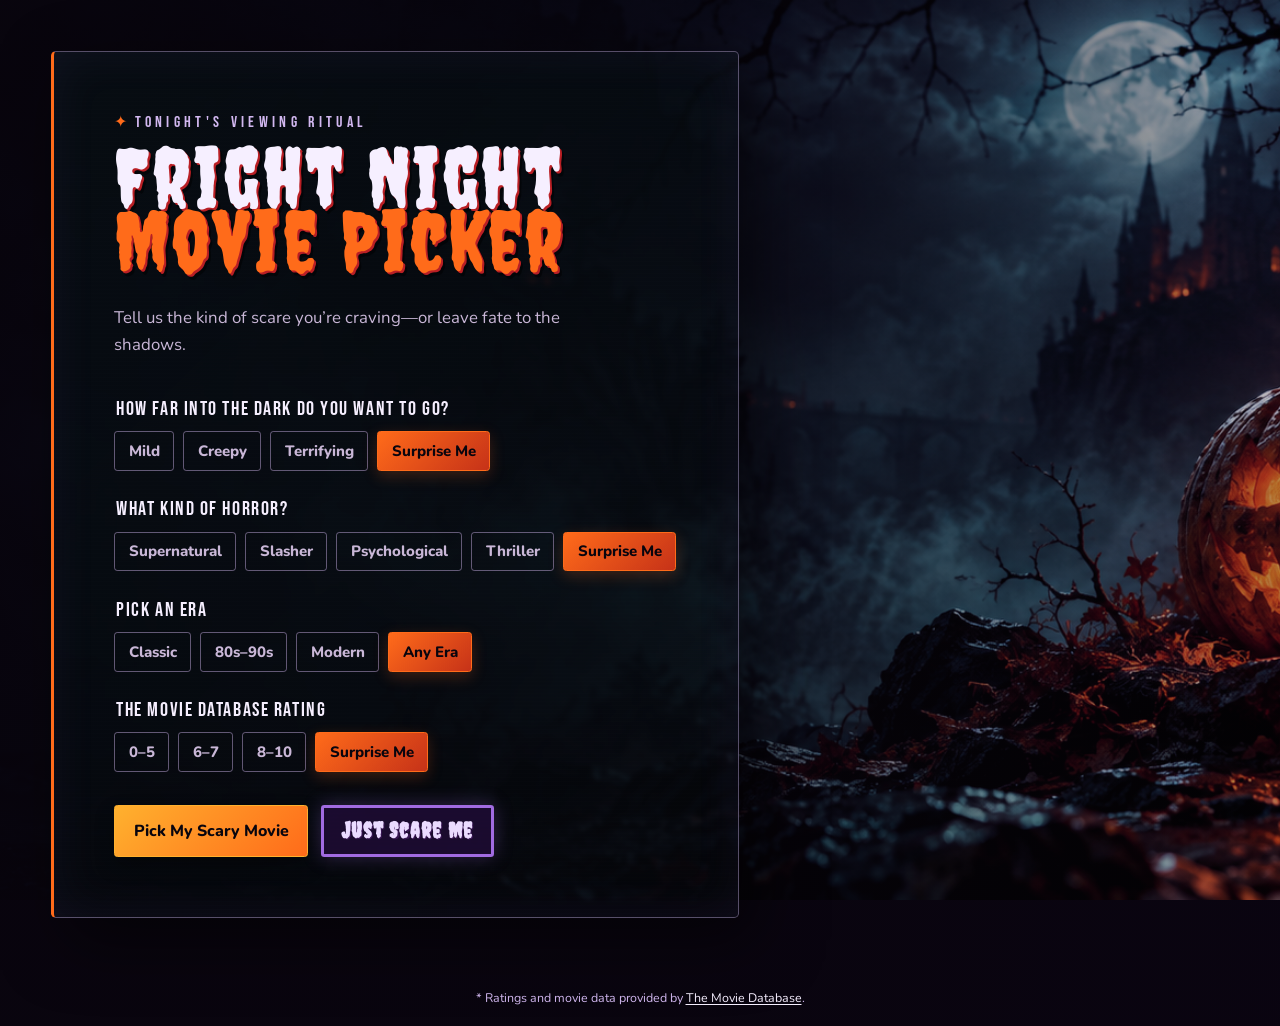
<file: index.html>
<!doctype html>
<html lang="en">
  <head>
    <meta charset="UTF-8" />
    <meta name="viewport" content="width=device-width, initial-scale=1.0" />
    <meta
      name="description"
      content="Choose a horror movie for your next fright night."
    />
    <title>Fright Night Movie Picker</title>
    <link rel="icon" type="image/svg+xml" href="assets/favicon.svg" />
    <link rel="preconnect" href="https://fonts.googleapis.com" />
    <link rel="preconnect" href="https://fonts.gstatic.com" crossorigin />
    <link
      href="https://fonts.googleapis.com/css2?family=Bebas+Neue&family=Creepster&family=Nunito:wght@400;600;700;800&display=swap"
      rel="stylesheet"
    />
    <link rel="stylesheet" href="styles.css" />
    <link rel="stylesheet" href="tmdb-attribution.css" />
    <link rel="stylesheet" href="stage8.css" />
  </head>
  <body>
    <div class="popcorn-field" aria-hidden="true">
      <img class="popcorn popcorn-one" src="assets/popcorn-kernel.png" alt="" />
      <img class="popcorn popcorn-two" src="assets/popcorn-kernel.png" alt="" />
      <img class="popcorn popcorn-three" src="assets/popcorn-kernel.png" alt="" />
      <img class="popcorn popcorn-four" src="assets/popcorn-kernel.png" alt="" />
      <img class="popcorn popcorn-five" src="assets/popcorn-kernel.png" alt="" />
      <img class="popcorn popcorn-six" src="assets/popcorn-kernel.png" alt="" />
      <img class="popcorn popcorn-seven" src="assets/popcorn-kernel.png" alt="" />
      <img class="popcorn popcorn-eight" src="assets/popcorn-kernel.png" alt="" />
      <img class="popcorn popcorn-nine" src="assets/popcorn-kernel.png" alt="" />
      <img class="popcorn popcorn-ten" src="assets/popcorn-kernel.png" alt="" />
    </div>
    <main class="page-shell">
      <section class="picker-card" aria-labelledby="page-title">
        <div class="card-noise" aria-hidden="true"></div>
        <p class="eyebrow"><span>✦</span> Tonight's viewing ritual</p>
        <h1 id="page-title"><span class="title-line title-top">Fright Night</span><span class="title-line title-bottom">Movie Picker</span></h1>
        <p class="intro">
          Tell us the kind of scare you’re craving—or leave fate to the shadows.
        </p>

        <form class="preference-form">
          <fieldset>
            <legend>How far into the dark do you want to go?</legend>
            <div class="choice-grid" role="radiogroup" aria-label="Scare level">
              <label><input type="radio" name="scare-level" value="mild" /><span>Mild</span></label>
              <label><input type="radio" name="scare-level" value="creepy" /><span>Creepy</span></label>
              <label><input type="radio" name="scare-level" value="terrifying" /><span>Terrifying</span></label>
              <label><input type="radio" name="scare-level" value="surprise" checked /><span>Surprise Me</span></label>
            </div>
          </fieldset>

          <fieldset>
            <legend>What kind of horror?</legend>
            <div class="choice-grid" role="radiogroup" aria-label="Horror style">
              <label><input type="radio" name="horror-style" value="supernatural" /><span>Supernatural</span></label>
              <label><input type="radio" name="horror-style" value="slasher" /><span>Slasher</span></label>
              <label><input type="radio" name="horror-style" value="psychological" /><span>Psychological</span></label>
              <label><input type="radio" name="horror-style" value="thriller" /><span>Thriller</span></label>
              <label><input type="radio" name="horror-style" value="surprise" checked /><span>Surprise Me</span></label>
            </div>
          </fieldset>

          <fieldset>
            <legend>Pick an era</legend>
            <div class="choice-grid era-grid" role="radiogroup" aria-label="Movie era">
              <label><input type="radio" name="movie-era" value="classic" /><span>Classic</span></label>
              <label><input type="radio" name="movie-era" value="80s-90s" /><span>80s–90s</span></label>
              <label><input type="radio" name="movie-era" value="modern" /><span>Modern</span></label>
              <label><input type="radio" name="movie-era" value="any" checked /><span>Any Era</span></label>
            </div>
          </fieldset>

          <fieldset>
            <legend>The Movie Database rating</legend>
            <div class="choice-grid" role="radiogroup" aria-label="The Movie Database rating">
              <label><input type="radio" name="tmdb-rating" value="0-5" /><span>0–5</span></label>
              <label><input type="radio" name="tmdb-rating" value="6-7" /><span>6–7</span></label>
              <label><input type="radio" name="tmdb-rating" value="8-10" /><span>8–10</span></label>
              <label><input type="radio" name="tmdb-rating" value="surprise" checked /><span>Surprise Me</span></label>
            </div>
          </fieldset>

          <div class="actions">
            <button class="primary-button" type="button" id="pick-movie-button">Pick My Scary Movie</button>
            <button class="secondary-button" type="button" id="just-scare-button">Just Scare Me</button>
          </div>
          <p class="status-message" id="movie-result" aria-live="polite" hidden>
            <span id="movie-result-text"></span>
          </p>
        </form>
      </section>
    </main>
    <footer class="tmdb-attribution">* Ratings and movie data provided by <a href="https://www.themoviedb.org/" target="_blank" rel="noreferrer">The Movie Database</a>.</footer>
    <script src="script.js"></script>
  </body>
</html>
</file>
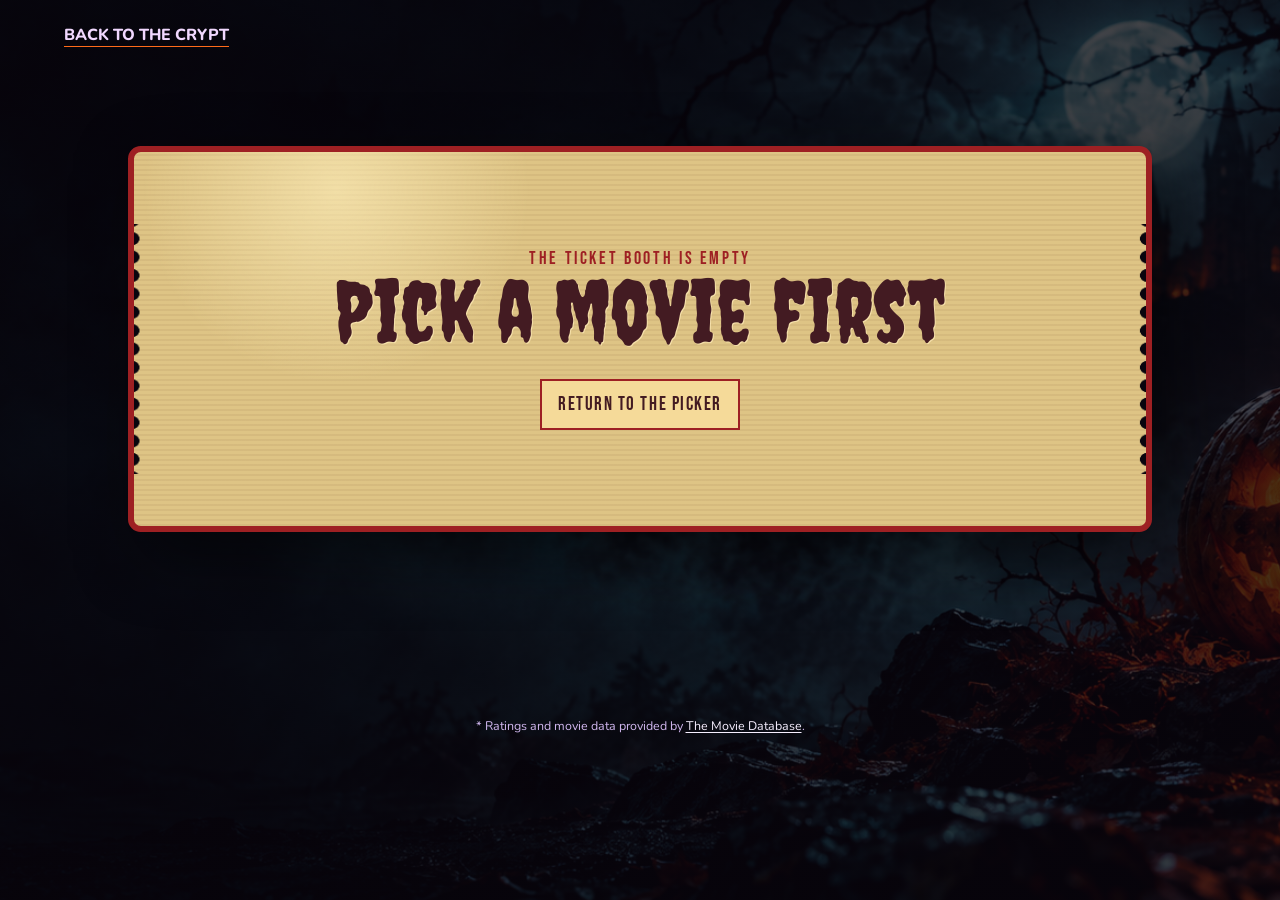
<file: movie.html>
<!doctype html>
<html lang="en">
  <head>
    <meta charset="UTF-8" />
    <meta name="viewport" content="width=device-width, initial-scale=1.0" />
    <meta name="description" content="Your Fright Night Movie Picker ticket." />
    <title>Your Fright Night Movie Picker Ticket</title>
    <link rel="icon" type="image/svg+xml" href="assets/favicon.svg" />
    <link rel="preconnect" href="https://fonts.googleapis.com" />
    <link rel="preconnect" href="https://fonts.gstatic.com" crossorigin />
    <link href="https://fonts.googleapis.com/css2?family=Bebas+Neue&family=Creepster&family=Nunito:wght@400;600;700;800&display=swap" rel="stylesheet" />
    <link rel="stylesheet" href="movie.css" />
    <link rel="stylesheet" href="tmdb-attribution.css" />
    <link rel="stylesheet" href="movie-stage8.css" />
  </head>
  <body>
    <main class="ticket-scene">
      <a class="back-link" href="index.html">BACK TO THE CRYPT</a>
      <section class="movie-ticket" aria-labelledby="movie-title">
        <header class="ticket-header">
          <p>Fright Night Cinema</p>
          <span aria-hidden="true">✦</span>
          <p>Admit one brave soul</p>
        </header>
        <div class="ticket-content">
          <div class="poster-frame" id="poster-frame">
            <div class="poster-placeholder" id="poster-placeholder">No poster rose from the grave.</div>
          </div>
          <div class="movie-details">
            <p class="ticket-label">Tonight's feature</p>
            <h1 id="movie-title">Your movie awaits</h1>
            <dl class="movie-facts">
              <div><dt>Released</dt><dd id="movie-year">—</dd></div>
              <div><dt>Genre</dt><dd id="movie-genre">—</dd></div>
              <div><dt>The Movie Database rating</dt><dd id="movie-rating">—</dd></div>
            </dl>
            <section class="scare-factor" aria-labelledby="scare-factor-label">
              <p class="ticket-label" id="scare-factor-label">Fright Night scare factor</p>
              <div class="scare-meter" aria-label="Scare factor">
                <span id="scare-dots" aria-hidden="true">●●●○○</span>
                <strong id="scare-label">Calculating chills…</strong>
              </div>
              <p class="scare-note">Guided by your scare choice, genre, and runtime—not a TMDB rating.</p>
            </section>
            <p class="synopsis" id="movie-synopsis">Summoning your movie details…</p>
            <div class="ticket-actions">
              <a class="pick-another" href="index.html">Pick another movie</a>
              <a class="top-ten-button" href="top10.html">Top 10 scary movies</a>
            </div>
          </div>
        </div>
        <footer class="ticket-footer"><span>Keep this ticket close</span><span>✦</span><span>Fright Night Movie Picker</span></footer>
      </section>
      <p class="tmdb-attribution">* Ratings and movie data provided by <a href="https://www.themoviedb.org/" target="_blank" rel="noreferrer">The Movie Database</a>.</p>
    </main>
    <script src="movie.js"></script>
  </body>
</html>
</file>
<file: styles.css>
:root { color-scheme: dark; --night: #09050e; --violet: #a16be1; --fog: #d2b8f0; --ember: #ff6b1a; --flame: #ffb12e; --blood: #b91f25; --paper: #f6efff; --muted: #c9b7d7; }
* { box-sizing: border-box; }body { min-width: 320px; min-height: 100vh; margin: 0; overflow-x: hidden; color: var(--paper); font-family: Nunito, sans-serif; background: linear-gradient(90deg, rgb(9 5 14 / 88%) 0%, rgb(9 5 14 / 72%) 42%, rgb(9 5 14 / 26%) 100%), linear-gradient(rgb(81 35 117 / 20%), rgb(33 13 55 / 18%)), url("assets/fright-night-backdrop.png") center / cover fixed, var(--night); background-blend-mode: normal, color, normal; }
.popcorn-field { position: fixed; inset: 0; z-index: 2; overflow: hidden; pointer-events: none; }.popcorn { position: absolute; top: -9rem; width: clamp(2.5rem, 5vw, 4.8rem); filter: drop-shadow(0 .3rem .4rem rgb(0 0 0 / 40%)); opacity: .78; animation: popcorn-fall linear infinite; }.popcorn-one { left: 4%; animation-duration: 11s; animation-delay: -2s; }.popcorn-two { left: 13%; width: clamp(2rem, 3.5vw, 3.4rem); animation-duration: 15s; animation-delay: -10s; }.popcorn-three { left: 25%; animation-duration: 13s; animation-delay: -6s; }.popcorn-four { left: 43%; width: clamp(2rem, 3.5vw, 3.4rem); animation-duration: 17s; animation-delay: -13s; }.popcorn-five { left: 56%; animation-duration: 12s; animation-delay: -9s; }.popcorn-six { left: 68%; width: clamp(2rem, 3.5vw, 3.4rem); animation-duration: 16s; animation-delay: -4s; }.popcorn-seven { left: 78%; animation-duration: 14s; animation-delay: -12s; }.popcorn-eight { left: 88%; width: clamp(2rem, 3.5vw, 3.4rem); animation-duration: 18s; animation-delay: -7s; }.popcorn-nine { left: 34%; width: clamp(1.8rem, 3vw, 2.8rem); animation-duration: 19s; animation-delay: -16s; }.popcorn-ten { left: 94%; width: clamp(1.8rem, 3vw, 2.8rem); animation-duration: 13s; animation-delay: -11s; }@keyframes popcorn-fall { 0% { transform: translate3d(0, -12rem, 0) rotate(0deg); } 100% { transform: translate3d(2.5rem, calc(100vh + 13rem), 0) rotate(360deg); } }
.page-shell { position: relative; z-index: 1; display: grid; min-height: 100vh; padding: clamp(1rem, 4vw, 4.5rem); place-items: center start; }.picker-card { position: relative; width: min(100%, 43rem); overflow: hidden; padding: clamp(2rem, 5vw, 3.75rem); border: 1px solid rgb(210 184 240 / 40%); border-left: 3px solid var(--ember); border-radius: .3rem; background: linear-gradient(135deg, rgb(7 16 21 / 72%), rgb(4 8 10 / 54%)); box-shadow: 1rem 1.4rem 4rem rgb(0 0 0 / 52%), inset 0 0 3rem rgb(161 107 225 / 7%); backdrop-filter: blur(.12rem); }.card-noise { position: absolute; inset: 0; pointer-events: none; opacity: .24; background: repeating-linear-gradient(0deg, transparent 0 3px, rgb(255 255 255 / 4%) 3px 4px); mix-blend-mode: soft-light; }.eyebrow { position: relative; margin: 0 0 .85rem; color: var(--fog); font-family: "Bebas Neue", sans-serif; font-size: 1rem; letter-spacing: .27em; text-transform: uppercase; }.eyebrow span { color: var(--ember); letter-spacing: 0; }h1 { position: relative; max-width: 28rem; margin: 0; color: var(--paper); font-family: Creepster, fantasy; font-size: clamp(4.25rem, 11vw, 7.5rem); font-weight: 400; letter-spacing: .025em; line-height: .75; text-shadow: .12rem .15rem 0 var(--blood), .25rem .32rem 0 rgb(0 0 0 / 45%); } h1 span { color: var(--ember); }.intro { position: relative; max-width: 30rem; margin: 2rem 0 2.35rem; color: var(--muted); font-size: 1.05rem; line-height: 1.65; }.preference-form { position: relative; display: grid; gap: 1.65rem; }fieldset { min-width: 0; margin: 0; padding: 0; border: 0; }legend { margin-bottom: .65rem; color: var(--paper); font-family: "Bebas Neue", sans-serif; font-size: 1.22rem; letter-spacing: .08em; }.choice-grid { display: flex; flex-wrap: wrap; gap: .55rem; }.choice-grid label { cursor: pointer; }.choice-grid input { position: absolute; opacity: 0; pointer-events: none; }.choice-grid span { display: block; padding: .55rem .85rem; border: 1px solid rgb(210 184 240 / 45%); border-radius: .2rem; color: var(--muted); font-size: .94rem; font-weight: 800; transition: background-color .18s, border-color .18s, color .18s, box-shadow .18s, transform .18s; }.choice-grid label:hover span { border-color: var(--violet); color: var(--paper); transform: translateY(-2px); }.choice-grid input:focus-visible + span { outline: 3px solid var(--flame); outline-offset: 2px; }.choice-grid input:checked + span { border-color: var(--ember); background: linear-gradient(135deg, var(--ember), #c63218); color: var(--night); box-shadow: 0 .3rem .9rem rgb(255 107 26 / 22%); }.actions { display: flex; flex-wrap: wrap; gap: .8rem; padding-top: .45rem; }button { min-height: 3.15rem; padding: .75rem 1.15rem; border-radius: .2rem; font: 800 1rem Nunito, sans-serif; cursor: pointer; transition: transform .18s, box-shadow .18s, background-color .18s; }button:hover { transform: translateY(-2px); }button:disabled { cursor: wait; opacity: .75; transform: none; }.primary-button { border: 1px solid var(--flame); background: linear-gradient(135deg, var(--flame), var(--ember)); color: var(--night); box-shadow: 0 .55rem 1.2rem rgb(0 0 0 / 32%); }.secondary-button { border: 3px solid var(--violet); background: rgb(32 12 54 / 84%); color: #eadbff; font-family: Creepster, fantasy; font-size: 1.35rem; letter-spacing: .04em; line-height: 1; text-shadow: .08rem .08rem 0 #381653; box-shadow: 0 0 1.2rem rgb(161 107 225 / 28%); }.secondary-button:hover { border-color: var(--fog); background: #5c2d80; box-shadow: 0 0 1.7rem rgb(161 107 225 / 48%); }.status-message { margin: 0; color: var(--fog); font-weight: 800; }.status-message.is-error { color: #ffb1b1; }@media (prefers-reduced-motion: reduce) { .popcorn { animation: none; } }@media (max-width: 44rem) { body { background-position: 62% center; }.page-shell { padding: 1rem; place-items: end center; }.picker-card { width: 100%; }.popcorn { opacity: .35; } }@media (max-width: 34rem) { .page-shell { padding: 0; }.picker-card { min-height: 100vh; border-right: 0; border-radius: 0; }.actions button { width: 100%; } }
</file>
<file: tmdb-attribution.css>
.tmdb-attribution {
  margin: 1.25rem auto;
  padding: 0 1rem;
  color: #d2b8f0;
  font-size: .78rem;
  text-align: center;
}

.tmdb-attribution a {
  color: #f6efff;
  text-underline-offset: .15rem;
}
</file>
<file: stage8.css>
.picker-card { width: min(100%, 43rem); padding: clamp(2rem, 5vw, 3.75rem); }
h1 { font-size: clamp(3.35rem, 8vw, 5.25rem); }
.title-line { display: block; white-space: nowrap; }
h1 .title-top { color: var(--paper); }
h1 .title-bottom { color: var(--ember); }

@media (max-width: 34rem) {
  .picker-card { width: 100%; }
}
</file>
<file: movie.css>
:root { color-scheme: dark; --night: #09050e; --violet: #a16be1; --ember: #ff6b1a; --blood: #9e2023; --ink: #26151d; --paper: #dec485; --paper-light: #f3ddb0; --paper-dark: #ad824a; }
* { box-sizing: border-box; }body { min-width: 320px; min-height: 100vh; margin: 0; color: #2b1719; font-family: Nunito, sans-serif; background: linear-gradient(rgb(9 5 14 / 72%), rgb(9 5 14 / 76%)), url("assets/fright-night-backdrop.png") center / cover fixed, var(--night); }.ticket-scene { display: grid; min-height: 100vh; padding: clamp(1rem, 5vw, 4rem); place-items: center; }.back-link { position: absolute; top: 1.5rem; left: clamp(1rem, 5vw, 4rem); color: #f1d8ff; font-weight: 800; text-decoration-color: var(--ember); text-underline-offset: .35rem; }.movie-ticket { position: relative; width: min(100%, 64rem); overflow: hidden; border: .4rem solid var(--blood); border-radius: .8rem; background: radial-gradient(circle at 20% 10%, rgb(255 240 189 / 60%), transparent 22%), repeating-linear-gradient(0deg, rgb(77 36 18 / 6%) 0 2px, transparent 2px 5px), var(--paper); box-shadow: 1rem 1.4rem 4rem rgb(0 0 0 / 52%); }.movie-ticket::before, .movie-ticket::after { position: absolute; top: 4.5rem; bottom: 3.25rem; width: 1.15rem; content: ""; background: radial-gradient(circle, var(--night) 46%, transparent 49%) center / 1.15rem 1.15rem repeat-y; z-index: 2; }.movie-ticket::before { left: -.6rem; }.movie-ticket::after { right: -.6rem; }.ticket-header, .ticket-footer { display: flex; justify-content: space-between; gap: 1rem; padding: .75rem 1.1rem; color: var(--paper-light); background: linear-gradient(90deg, #721e26, #a82e2e, #721e26); font-family: "Bebas Neue", sans-serif; font-size: 1rem; letter-spacing: .16em; text-transform: uppercase; }.ticket-header p, .ticket-footer span { margin: 0; }.ticket-header span, .ticket-footer span:nth-child(2) { color: #ffd770; }.ticket-content { display: grid; grid-template-columns: minmax(11rem, 17rem) 1fr; gap: clamp(1.4rem, 4vw, 3.25rem); padding: clamp(1.5rem, 4vw, 3.25rem); }.poster-frame { display: grid; min-height: 20rem; overflow: hidden; place-items: center; border: .45rem solid #5d1d21; background: #362137; box-shadow: .5rem .5rem 0 rgb(85 30 28 / 45%); }.poster-frame img { display: block; width: 100%; height: 100%; object-fit: cover; }.poster-placeholder { padding: 1.5rem; color: #f3ddb0; font-family: Creepster, fantasy; font-size: 1.75rem; line-height: 1.15; text-align: center; }.movie-details { align-self: center; }.ticket-label { margin: 0 0 .45rem; color: var(--blood); font-family: "Bebas Neue", sans-serif; font-size: 1.1rem; letter-spacing: .15em; text-transform: uppercase; }h1 { margin: 0; color: #431b22; font-family: Creepster, fantasy; font-size: clamp(3rem, 8vw, 5.4rem); font-weight: 400; line-height: .82; text-shadow: .08rem .08rem 0 rgb(255 236 187 / 70%); }.movie-facts { display: flex; flex-wrap: wrap; gap: .8rem 1.6rem; margin: 1.6rem 0; }.movie-facts div { min-width: 6rem; }.movie-facts dt { color: var(--blood); font-family: "Bebas Neue", sans-serif; font-size: 1rem; letter-spacing: .1em; text-transform: uppercase; }.movie-facts dd { margin: .1rem 0 0; font-weight: 800; }.scare-factor { margin: 1.65rem 0; padding: 1rem; border: 2px dashed var(--blood); background: rgb(255 240 189 / 32%); }.scare-meter { display: flex; flex-wrap: wrap; align-items: baseline; gap: .7rem; }.scare-meter span { color: var(--blood); font-size: 1.18rem; letter-spacing: .1em; }.scare-meter strong { font-family: "Bebas Neue", sans-serif; font-size: 1.35rem; letter-spacing: .06em; }.scare-note { margin: .45rem 0 0; color: #64494a; font-size: .85rem; line-height: 1.4; }.synopsis { max-width: 34rem; margin: 0 0 1.6rem; line-height: 1.6; }.pick-another { display: inline-block; padding: .75rem 1rem; border: 2px solid var(--blood); background: #f5da99; color: #431b22; font-family: "Bebas Neue", sans-serif; font-size: 1.2rem; letter-spacing: .08em; text-decoration: none; }.pick-another:hover { background: #ffd770; }.ticket-footer { font-size: .85rem; }.empty-ticket { padding: clamp(3rem, 10vw, 6rem); text-align: center; }.empty-ticket h1 { margin-bottom: 2rem; }@media (max-width: 40rem) { .back-link { position: static; margin: 0 0 1rem; }.ticket-scene { display: block; }.ticket-content { grid-template-columns: 1fr; }.poster-frame { width: min(100%, 18rem); min-height: 25rem; margin: auto; }.ticket-header, .ticket-footer { font-size: .7rem; } }
</file>
<file: movie-stage8.css>
.movie-ticket { width: min(100%, 64rem); }
.ticket-content { grid-template-columns: minmax(11rem, 17rem) 1fr; gap: clamp(1rem, 3vw, 2rem); padding: clamp(1rem, 2.5vw, 2rem); }
.poster-frame { min-height: 14rem; }
.movie-details h1 { font-size: clamp(2.4rem, 6vw, 3.8rem); }
.movie-facts { margin: 1rem 0; gap: .6rem 1rem; }
.scare-factor { margin: 1rem 0; padding: .75rem; }
.ticket-actions { display: flex; flex-wrap: wrap; gap: .65rem; }
.top-ten-button { display: inline-block; padding: .75rem 1rem; border: 2px solid var(--blood); background: #4a205c; color: #f4e6ff; font-family: "Bebas Neue", sans-serif; font-size: 1.2rem; letter-spacing: .08em; text-decoration: none; }
.top-ten-button:hover { background: #6d3884; }

@media (max-width: 40rem) {
  .movie-ticket { width: 100%; }
  .ticket-content { grid-template-columns: 1fr; }
  .poster-frame { min-height: 21rem; }
}
</file>
